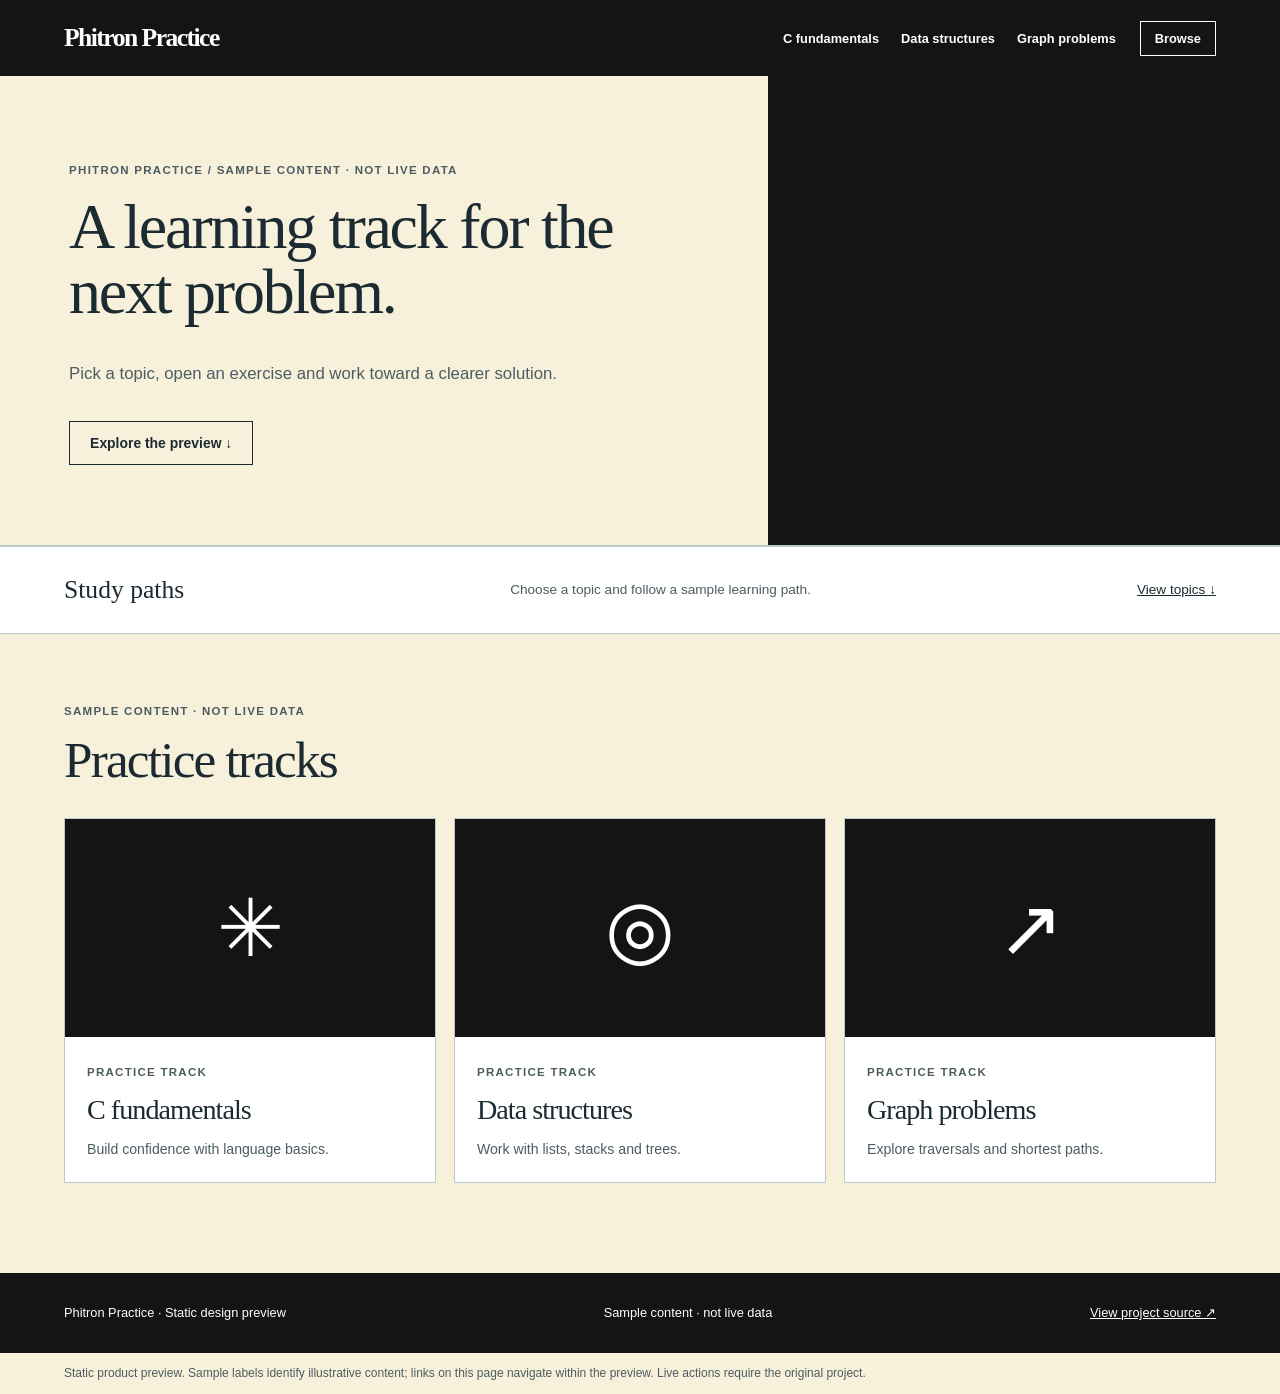
<file: showcase-design/index.html>
<!doctype html><html lang="en"><head><meta charset="utf-8"><meta name="viewport" content="width=device-width,initial-scale=1"><meta name="description" content="Pick a topic, open an exercise and work toward a clearer solution."><title>Phitron Practice — A learning track for the next problem.</title><link rel="stylesheet" href="styles.css"><link rel="stylesheet" href="product.css"></head><body class="product-page product-learning"><a class="p-skip" href="#main">Skip to content</a><header class="p-nav"><a class="p-brand" href="#home">Phitron Practice</a><nav aria-label="Sections"><a href="#item-0">C fundamentals</a><a href="#item-1">Data structures</a><a href="#item-2">Graph problems</a></nav><a class="p-nav-extra" href="#items">Browse</a></header><main id="main"><section class="p-heading" id="home"><div class="p-copy"><span class="p-overline">Phitron Practice / Sample content · not live data</span><h1>A learning track for the next problem.</h1><p>Pick a topic, open an exercise and work toward a clearer solution.</p><a class="p-action" href="#items">Explore the preview <span aria-hidden="true">↓</span></a></div><div class="p-hero-graphic" aria-hidden="true"><span>◈</span></div></section><div id="workspace"><section class="p-shopbar"><b>Study paths</b><span>Choose a topic and follow a sample learning path.</span><a href="#items">View topics ↓</a></section></div><section id="items" class="p-collection"><div class="p-section-title"><div><small>Sample content · not live data</small><h2>Practice tracks</h2></div></div><div class="p-grid learning"><article class="p-item" id="item-0"><div class="p-image learning"><span aria-hidden="true">✳</span></div><div class="p-item-info"><small>Practice track</small><h3>C fundamentals</h3><p>Build confidence with language basics.</p></div></article><article class="p-item" id="item-1"><div class="p-image learning"><span aria-hidden="true">◎</span></div><div class="p-item-info"><small>Practice track</small><h3>Data structures</h3><p>Work with lists, stacks and trees.</p></div></article><article class="p-item" id="item-2"><div class="p-image learning"><span aria-hidden="true">↗</span></div><div class="p-item-info"><small>Practice track</small><h3>Graph problems</h3><p>Explore traversals and shortest paths.</p></div></article></div></section></main><footer class="p-footer"><span>Phitron Practice · Static design preview</span><span>Sample content · not live data</span><a href="https://github.com/Athaher-Sayem/Phitron/tree/Shocase_design" target="_blank" rel="noopener noreferrer">View project source ↗</a></footer><p class="p-disclosure">Static product preview. Sample labels identify illustrative content; links on this page navigate within the preview. Live actions require the original project.</p></body></html>
</file>
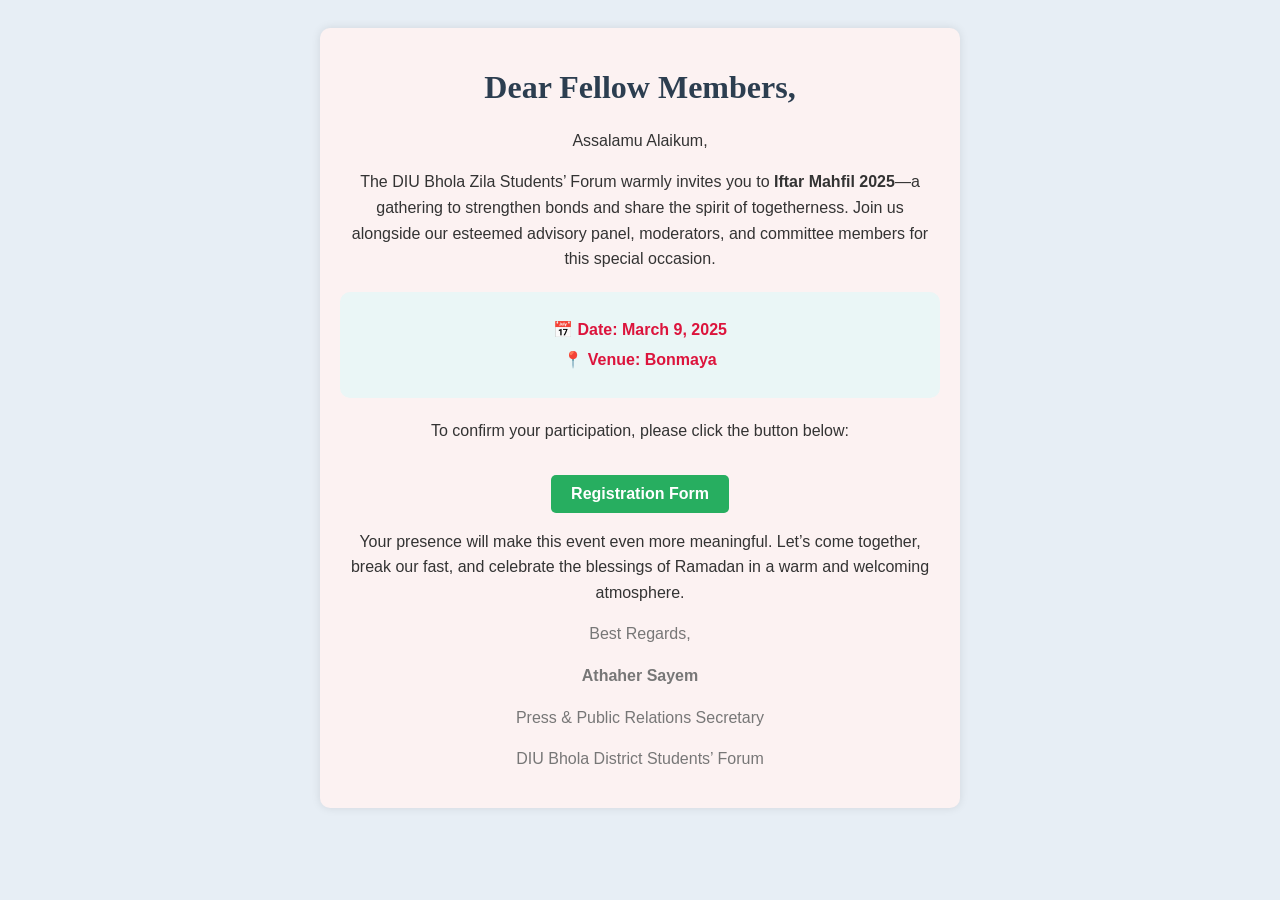
<file: Practice Problem/Iftar.html>
<!DOCTYPE html>
<html>
    <html lang="en-GB" xmlns:o="urn:schemas-microsoft-com:office:office" xmlns:v="urn:schemas-microsoft-com:vml">
<head>
    <meta charset="UTF-8">
    <meta name="viewport" content="width=device-width, initial-scale=1.0">
    <title>Iftar Mahfil 2025 Invitation</title>
    <style>
        body {
            font-family: 'Arial', sans-serif;
            background-color: #e7eef5;
            color: #333;
            text-align: center;
            padding: 20px;
        }

        .email-container {
            max-width: 600px;
            margin: auto;
            background: #fcf2f2;
            padding: 20px;
            border-radius: 10px;
            box-shadow: 0 0 10px rgba(0, 0, 0, 0.1);
        }

        h1 {
            color: #2c3e50;
            font-family: 'Georgia', serif;
        }

        p {
            font-size: 16px;
            line-height: 1.6;
        }

        .event-details {
            background: #eaf6f6;
            padding: 20px;
            border-radius: 10px;
            margin: 20px 0;
            font-weight: bold;
            color: crimson;
        
        }

        .event-details p {
            margin: 5px 0;
        }

        .btn {
            display: inline-block;
            background: #27ae60;
            color: #fff;
            padding: 10px 20px;
            text-decoration: none;
            border-radius: 5px;
            font-weight: bold;
            margin-top: 15px;
        }

        .btn:hover {
            background: #219150;
        }

        .footer {
            margin-top: 10px;
            font-size: 15 px;
            color: #777;
        }
    </style>
</head>

<body>
    <div class="email-container">
        <h1>Dear Fellow Members,</h1>
        <p>Assalamu Alaikum,</p>
        <p>The DIU Bhola Zila Students’ Forum warmly invites you to <strong>Iftar Mahfil 2025</strong>—a gathering to
            strengthen bonds and share the spirit of togetherness. Join us alongside our esteemed advisory panel,
            moderators, and committee members for this special occasion.</p>

        <div class="event-details">
            <p>📅 <strong>Date:</strong> March 9, 2025</p>
            <p>📍 <strong>Venue:</strong> Bonmaya</p>
        </div>

        <p>To confirm your participation, please click the button below:</p>
        <a href="https://docs.google.com/forms/d/e/1FAIpQLSerZHUUh9PTpqblYDSbqzGJ-gUHxNZSc9recxEf0wJgSYgxsQ/viewform?usp=sharing"
            class="btn">Registration Form</a>

        <p>Your presence will make this event even more meaningful. Let’s come together, break our fast, and celebrate
            the blessings of Ramadan in a warm and welcoming atmosphere.</p>

        <div class="footer">
            <p>Best Regards,</p>
            <p><strong>Athaher Sayem</strong></p>
            <p>Press & Public Relations Secretary</p>
            <p>DIU Bhola District Students’ Forum</p>
        </div>
    </div>
</body>

</html>
</file>
<file: showcase-design/styles.css>
*{box-sizing:border-box}html{scroll-behavior:smooth}body{margin:0}a{color:inherit}a:focus-visible,summary:focus-visible{outline:3px solid #d35326;outline-offset:4px}img{max-width:100%}p{line-height:1.65}code{overflow-wrap:anywhere}.skip{position:absolute;top:-200px;left:16px;background:white;color:#111;padding:10px;z-index:20}.skip:focus{top:10px}.mast{width:100%;min-height:80px;padding:13px 5%;display:flex;align-items:center;justify-content:space-between;gap:20px}.mast a{text-decoration:none}.mast nav{display:flex;align-items:center;gap:clamp(12px,2vw,34px);font:600 .9rem Arial,sans-serif}.mast nav a:hover{text-decoration:underline;text-underline-offset:6px}.utility{font:700 .85rem Arial,sans-serif;white-space:nowrap}.footer{padding:40px 5%;background:#20282a;color:#f6f6ec;font:14px/1.6 Arial,sans-serif}.footer a{color:inherit}.footer p{max-width:54rem;margin:0 0 10px}.footer-inner{display:flex;justify-content:space-between;gap:20px;flex-wrap:wrap}@media(max-width:760px){.mast{flex-wrap:wrap;min-height:100px;gap:10px;padding:14px 5%}.mast nav{order:3;width:100%;overflow-x:auto;white-space:nowrap;padding:10px 0 4px;border-top:1px solid currentColor;font-size:.8rem}.mast .utility{font-size:.72rem}h1,h2,h3{overflow-wrap:break-word}}@media(prefers-reduced-motion:reduce){html{scroll-behavior:auto}}
body.phitron{background:#f7f1db;color:#141414;font-family:Arial,sans-serif}.phitron .mast{border-bottom:3px solid #141414}.phitron .brand{font-weight:900;text-transform:uppercase;letter-spacing:-.09em;font-size:1.7rem}.phitron .utility,.phitron .ph-btn,.phitron .ph-practice a{background:#141414;color:#f5e9d2!important;text-decoration:none;padding:.85rem 1.2rem;box-shadow:5px 5px 0 #ef693e}.phitron .ph-hero{padding:65px 6% 100px;background:#e7dbac}.phitron .ph-sticker{display:inline-block;background:#ed6e42;border:3px solid #141414;transform:rotate(-4deg);padding:.45rem .8rem;font-weight:900}.phitron .ph-grid{display:grid;grid-template-columns:1.2fr .8fr;gap:5%;align-items:center}.phitron h1{font-size:clamp(5rem,11vw,12rem);line-height:.84;letter-spacing:-.09em;margin:35px 0;font-weight:900}.phitron h1 em{font-style:normal;color:#e85e37;text-shadow:5px 5px 0 #141414}.phitron .ph-grid p{max-width:29rem;font-size:1.15rem;line-height:1.55}.phitron .ph-btn{display:inline-flex;gap:4rem;margin:22px 0}.phitron .ph-console{height:420px;background:#171717;border:4px solid #111;color:#f6de76;padding:27px;box-shadow:12px 12px 0 #e85e37;position:relative;overflow:hidden}.phitron .ph-console pre{font-size:clamp(1.1rem,2.4vw,2rem);line-height:1.8}.phitron .ph-console small{position:absolute;bottom:20px}.phitron .ph-asterisk{position:absolute;font-size:10rem;right:-20px;bottom:10px;color:#f2653e}.phitron .ph-marquee{padding:12px;background:#141414;color:#f6df71;font-weight:900;letter-spacing:.07em;overflow:hidden;white-space:nowrap}.phitron .ph-tracks{padding:95px 6%}.phitron .ph-tracks h2,.phitron .ph-algo h2,.phitron .ph-practice h2{font-size:clamp(3rem,7vw,7rem);line-height:.95;letter-spacing:-.08em;margin:0 0 45px}.phitron .ph-links a{display:grid;grid-template-columns:1fr 1fr 30px;padding:24px 0;color:#141414;text-decoration:none;border-top:3px solid #141414;gap:12px}.phitron .ph-links a:last-child{border-bottom:3px solid}.phitron .ph-links span{font-size:2rem;font-weight:900}.phitron .ph-algo{padding:110px 6%;background:#f1aa89}.phitron .ph-algo p{max-width:36rem}.phitron .ph-practice{padding:100px 6%;background:#f5d85d}.phitron .ph-practice a{display:inline-block}.phitron .ph-resources{padding:70px 6%}.phitron .ph-resources p{max-width:38rem}@media(max-width:720px){.phitron .ph-grid{grid-template-columns:1fr}.phitron h1{font-size:clamp(4rem,15vw,7rem)}.phitron .ph-console{height:300px;margin-top:30px}.phitron .ph-links a{grid-template-columns:1fr 20px}.phitron .ph-links b{grid-column:1;grid-row:2}.phitron .ph-links i{grid-column:2;grid-row:1}}
@media(max-width:380px){.phitron h1{font-size:3.25rem}}
</file>
<file: showcase-design/product.css>
:root{--p-bg:#f7f1db;--p-ink:#1c2b31;--p-accent:#141414;--p-card:#ffffff;--p-muted:#4c5c61;--p-border:#b9c9c8;--p-head:#141414;--p-head-ink:#ffffff;}

/* Product-first preview. Preserve the original design's palette and assets. */
body.product-page{background:var(--p-bg);color:var(--p-ink);font-family:Arial,'Segoe UI',sans-serif;line-height:1.5;margin:0}
.product-page *{box-sizing:border-box}.product-page a{color:inherit}.product-page a:focus-visible{outline:3px solid var(--p-accent);outline-offset:4px}.product-page h1,.product-page h2,.product-page h3{overflow-wrap:anywhere;letter-spacing:-.035em}.product-page p{max-width:68ch}
.p-skip{position:absolute;top:-90px;left:12px;background:var(--p-card);padding:10px;z-index:10}.p-skip:focus{top:10px}
.p-nav{min-height:76px;display:flex;align-items:center;gap:24px;padding:12px 5%;background:var(--p-head);color:var(--p-head-ink)}
.p-brand{text-decoration:none;font:bold clamp(1.25rem,2vw,1.9rem)/1.1 Georgia,serif;letter-spacing:-.06em;flex:0 0 auto}
.p-nav nav{display:flex;gap:22px;margin-left:auto;overflow-x:auto;scrollbar-width:thin}.p-nav nav a,.p-nav-extra{font:600 .8rem Arial,sans-serif;text-decoration:none;white-space:nowrap}.p-nav nav a:hover,.p-nav-extra:hover{text-decoration:underline;text-underline-offset:4px}.p-nav-extra{border:1px solid currentColor;padding:9px 14px}
.p-heading{display:grid;grid-template-columns:1.2fr .8fr;min-height:470px;align-items:stretch;border-bottom:1px solid var(--p-border)}.p-copy{padding:72px 7% 64px 9%;display:flex;flex-direction:column;justify-content:center}.p-overline,.p-item small,.p-section-title small,.p-work-head small,.p-newspaper .p-edition{font:700 .72rem Arial,sans-serif;text-transform:uppercase;letter-spacing:.11em;color:var(--p-muted)}
.p-heading h1{font:normal clamp(3rem,5vw,5.6rem)/1.03 Georgia,serif;margin:18px 0}.p-copy>p{font-size:1.05rem;color:var(--p-muted);line-height:1.7}.p-action{align-self:flex-start;padding:13px 20px;border:1px solid var(--p-ink);text-decoration:none;margin-top:16px;font:700 .87rem Arial,sans-serif}.p-action:hover{background:var(--p-head);color:var(--p-head-ink)}
.p-hero-image,.p-hero-graphic{min-height:340px;background:var(--p-head);display:grid;place-items:center;overflow:hidden}.p-hero-image img{width:100%;height:100%;max-height:560px;object-fit:cover}.p-hero-graphic span{color:var(--p-accent);font:normal clamp(11rem,25vw,27rem)/1 Georgia,serif}
.p-newspaper{text-align:center;padding:34px 5% 25px;border-block:3px double var(--p-border)}.p-newspaper h1{font:normal clamp(3.5rem,8vw,8rem)/1 Georgia,serif;margin:14px 0;letter-spacing:-.06em}.p-newspaper p{margin:auto;color:var(--p-muted)}
.p-front{display:grid;grid-template-columns:1.65fr .8fr;margin:36px 5%;border-block:1px solid var(--p-border)}.p-lead{padding:38px 5% 42px 0;border-right:1px solid var(--p-border)}.p-lead h2{font:normal clamp(2.8rem,5vw,5.5rem)/1.07 Georgia,serif;max-width:14ch;margin:20px 0}.p-lead p{color:var(--p-muted)}.p-front aside{padding:30px 0 25px 8%}.p-front aside>b{font-size:1rem}.p-front aside a{display:flex;gap:20px;padding:20px 0;border-bottom:1px solid var(--p-border);text-decoration:none}.p-front aside span{font-size:.8rem;color:var(--p-muted)}
.p-shopbar{display:flex;justify-content:space-between;align-items:center;gap:22px;flex-wrap:wrap;padding:28px 5%;background:var(--p-card);border-block:1px solid var(--p-border)}.p-shopbar b{font:normal 1.6rem Georgia,serif}.p-shopbar span{font-size:.85rem;color:var(--p-muted)}.p-shopbar a{font-size:.85rem}
.p-workspace{margin:42px 5% 30px;padding:30px;background:var(--p-card);border:1px solid var(--p-border)}.p-work-head{display:flex;justify-content:space-between;align-items:center;gap:20px}.p-work-head h2{font:normal clamp(1.7rem,3vw,2.8rem) Georgia,serif;margin:8px 0 25px}.p-chip{font-size:.72rem;padding:7px 10px;border:1px solid var(--p-border);border-radius:20px}.p-steps{display:grid;grid-template-columns:repeat(3,minmax(0,1fr));border:1px solid var(--p-border)}.p-steps a{padding:26px;border-right:1px solid var(--p-border);text-decoration:none;display:grid;gap:9px}.p-steps a:last-child{border-right:0}.p-steps a:hover{background:var(--p-bg)}.p-steps a>span{font-size:.75rem;color:var(--p-muted)}.p-steps a>b{font-size:1.2rem}.p-steps a>small{color:var(--p-muted)}.p-preview{margin-top:22px;min-height:116px;display:flex;align-items:center;gap:26px;padding:22px;background:var(--p-bg);border:1px dashed var(--p-border)}.p-preview-mark{font:2.3rem Consolas,monospace;color:var(--p-accent)}.p-preview p{margin:5px 0 0;color:var(--p-muted);font-size:.85rem}
.p-collection{padding:64px 5% 90px}.p-section-title{display:flex;justify-content:space-between;gap:25px;align-items:end;margin-bottom:30px}.p-section-title h2{font:normal clamp(2rem,4vw,4rem)/1.1 Georgia,serif;margin:10px 0 0}.p-section-title p{font-size:.8rem;color:var(--p-muted);max-width:23rem;margin:0}.p-grid{display:grid;grid-template-columns:repeat(3,minmax(0,1fr));gap:18px}.p-item{border:1px solid var(--p-border);background:var(--p-card);min-width:0}.p-image{aspect-ratio:1.7;overflow:hidden;display:grid;place-items:center;background:var(--p-head)}.p-image img{width:100%;height:100%;object-fit:cover}.p-image>span{font:normal 5rem Georgia,serif;color:var(--p-accent)}.p-item:nth-child(2) .p-image{background:var(--p-accent)}.p-item:nth-child(2) .p-image span{color:var(--p-head)}.p-item-info{padding:22px}.p-item h3{font:normal clamp(1.3rem,2.2vw,2rem)/1.1 Georgia,serif;margin:12px 0}.p-item p{font-size:.88rem;color:var(--p-muted);line-height:1.6;margin:0}
.product-news .p-grid,.product-news_bn .p-grid{grid-template-columns:1.3fr 1fr 1fr}.product-news .p-image,.product-news_bn .p-image{aspect-ratio:2.3;background:var(--p-head)}.product-news .p-item,.product-news_bn .p-item{border-width:0 0 1px 0;background:transparent}.product-news .p-item-info,.product-news_bn .p-item-info{padding-left:0}
.product-store .p-image,.product-commerce .p-image{aspect-ratio:1.1}.product-events .p-item{border-top:4px solid var(--p-accent)}.product-game .p-image,.product-compiler .p-image,.product-notebook .p-image{background:var(--p-head);aspect-ratio:2.4}.product-portfolio .p-grid,.product-architecture .p-grid{gap:28px}.product-empty .p-collection{min-height:470px}
.p-app-intro{padding:35px 5% 12px}.p-app-intro span{font:700 .7rem Arial,sans-serif;letter-spacing:.1em;text-transform:uppercase;color:var(--p-muted)}.p-app-intro h1{font:normal clamp(2rem,3.5vw,3.6rem)/1.12 Georgia,serif;margin:12px 0 8px}.p-app-intro p{font-size:.9rem;color:var(--p-muted);margin:0}.p-app-intro+.p-workspace{margin-top:14px}.p-story-label{display:inline-block;margin-top:20px;font-size:.8rem;border-top:1px solid var(--p-border);padding-top:12px}
.product-events .p-heading,.product-store .p-heading,.product-commerce .p-heading{min-height:320px;grid-template-columns:1.25fr .75fr}.product-events .p-copy,.product-store .p-copy,.product-commerce .p-copy{padding-block:38px}.product-events .p-heading h1,.product-store .p-heading h1,.product-commerce .p-heading h1{font-size:clamp(2.7rem,4vw,4.7rem)}
.p-image>span{color:var(--p-head-ink)}.p-item:nth-child(2) .p-image span{color:var(--p-head-ink)}.product-news .p-grid,.product-news_bn .p-grid{grid-template-columns:1fr 1fr}.product-news .p-item,.product-news_bn .p-item{border-width:1px 0 0 0;background:transparent}.product-news .p-item-info,.product-news_bn .p-item-info{padding:24px 0}.product-news .p-item h3,.product-news_bn .p-item h3{font-size:clamp(1.7rem,3vw,3rem)}
.p-brand,.p-heading h1,.p-app-intro h1,.p-newspaper h1,.p-lead h2,.p-work-head h2,.p-section-title h2,.p-item h3{font-family:var(--display,var(--serif,var(--font,Georgia,serif)))}
.p-footer{padding:30px 5%;display:flex;justify-content:space-between;flex-wrap:wrap;gap:16px;background:var(--p-head);color:var(--p-head-ink);font-size:.8rem}.p-footer a{color:inherit}.p-disclosure{max-width:none!important;padding:11px 5%;margin:0;font-size:.75rem;background:var(--p-bg);color:var(--p-muted)}
@media(max-width:800px){.p-nav{flex-wrap:wrap;gap:12px}.p-nav nav{order:3;width:100%;padding:10px 0;margin-left:0}.p-nav-extra{margin-left:auto}.p-heading{display:block;min-height:0}.p-copy{padding:54px 6%}.p-heading h1{font-size:clamp(2.6rem,9vw,5rem)}.p-hero-image,.p-hero-graphic{height:260px;min-height:260px}.p-hero-graphic span{font-size:13rem}.p-front{display:block}.p-lead{border-right:0;border-bottom:1px solid var(--p-border)}.p-front aside{padding:25px 0}.p-grid{grid-template-columns:repeat(2,minmax(0,1fr))!important}.p-steps{grid-template-columns:1fr}.p-steps a{border-bottom:1px solid var(--p-border);border-right:0!important}.p-steps a:last-child{border-bottom:0}.p-section-title{display:block}.p-section-title p{margin-top:15px}.p-workspace{padding:20px}}
@media(max-width:550px){.p-grid{grid-template-columns:1fr!important}.p-collection{padding-top:45px}.p-section-title h2{font-size:2.2rem}.p-work-head{align-items:flex-start}.p-chip{max-width:115px;text-align:center}.p-front{margin-top:18px}.p-newspaper h1{font-size:3rem}.p-footer{display:block}.p-footer>*{display:block;margin-bottom:9px}}
@media(prefers-reduced-motion:reduce){html{scroll-behavior:auto}}
</file>
